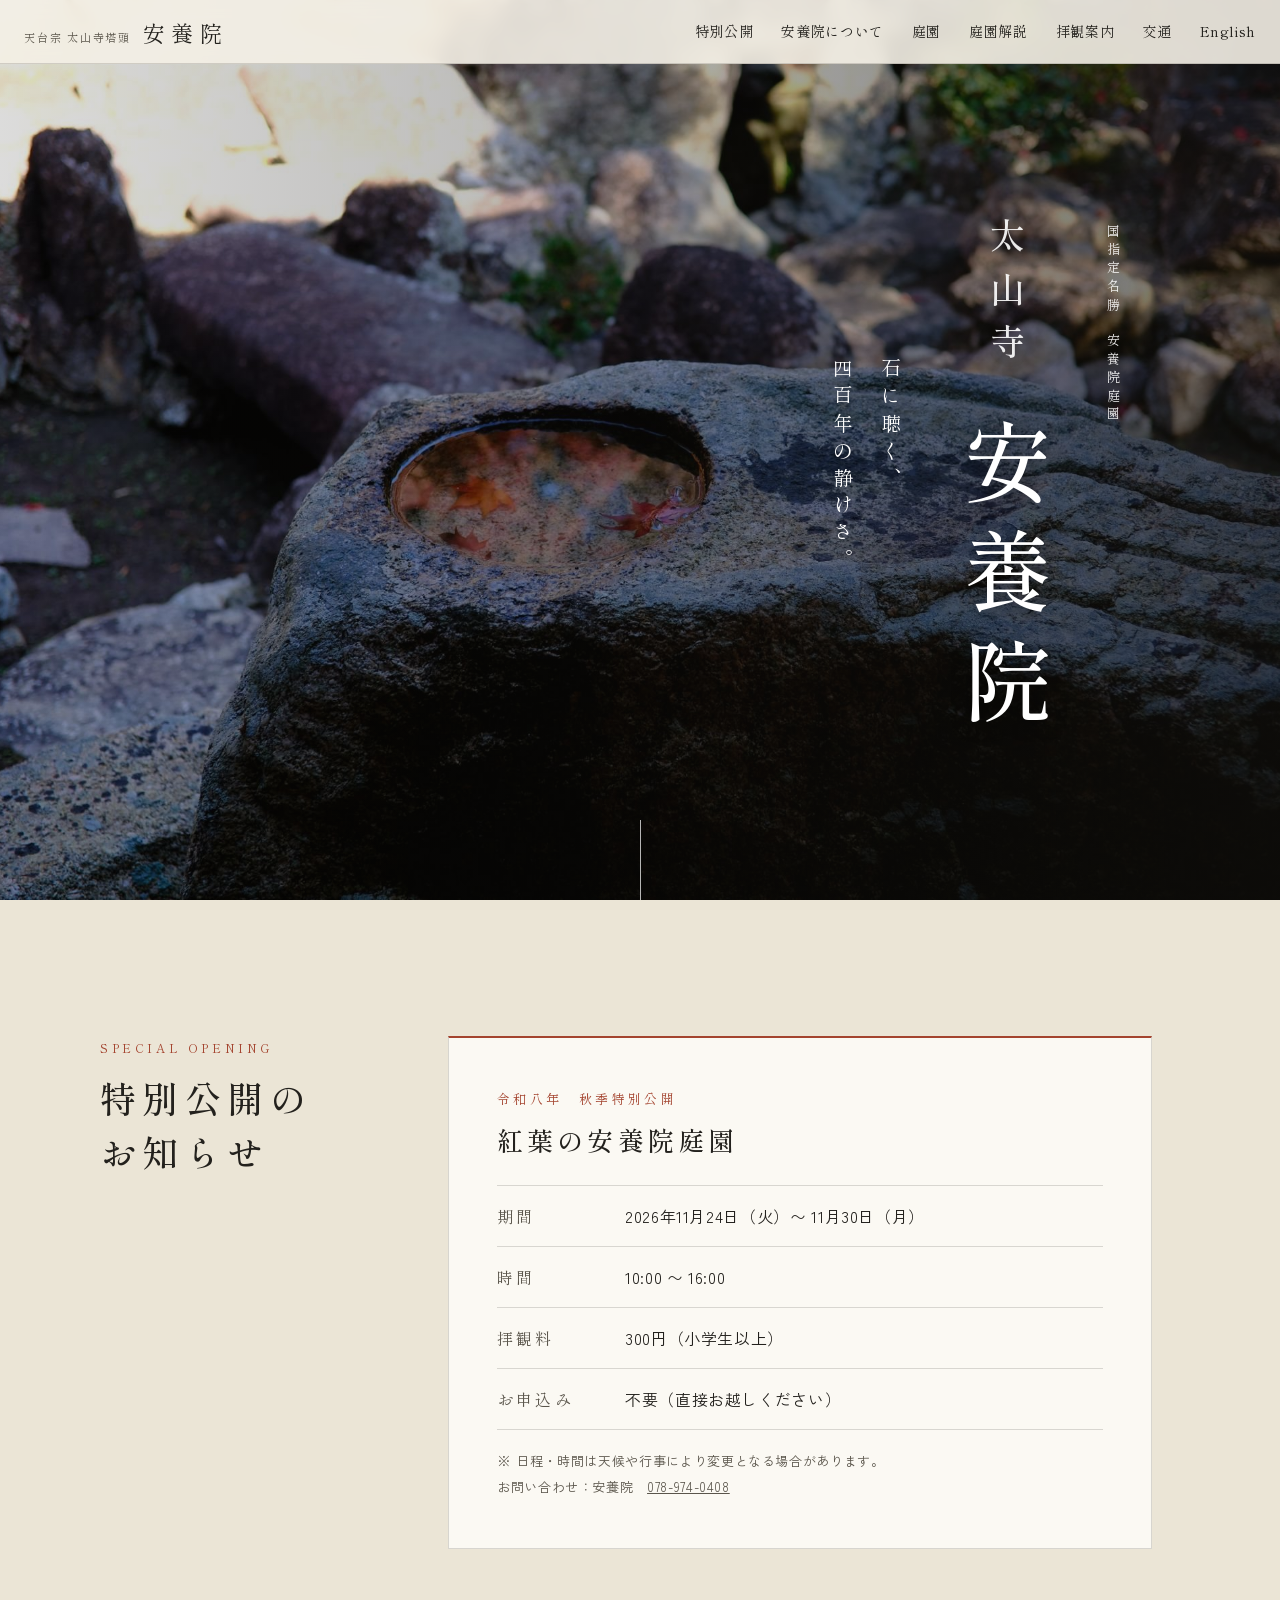
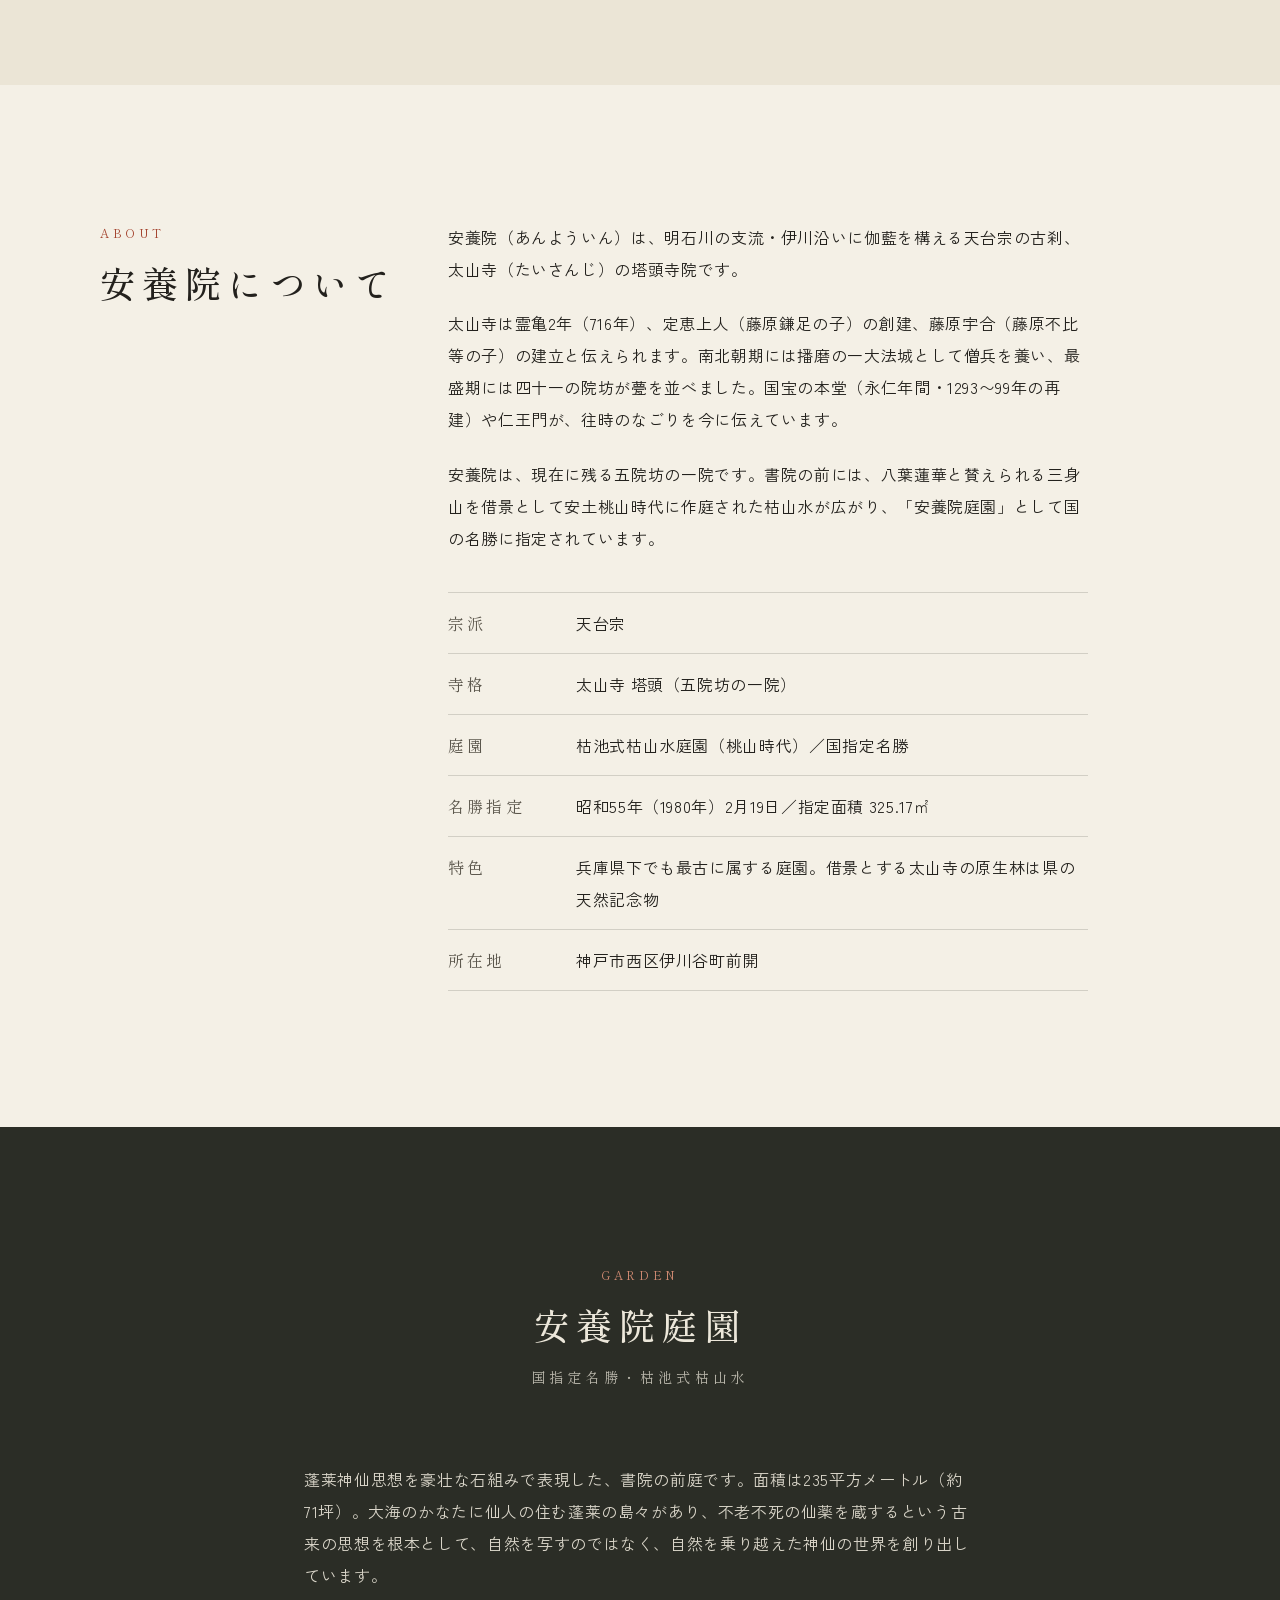
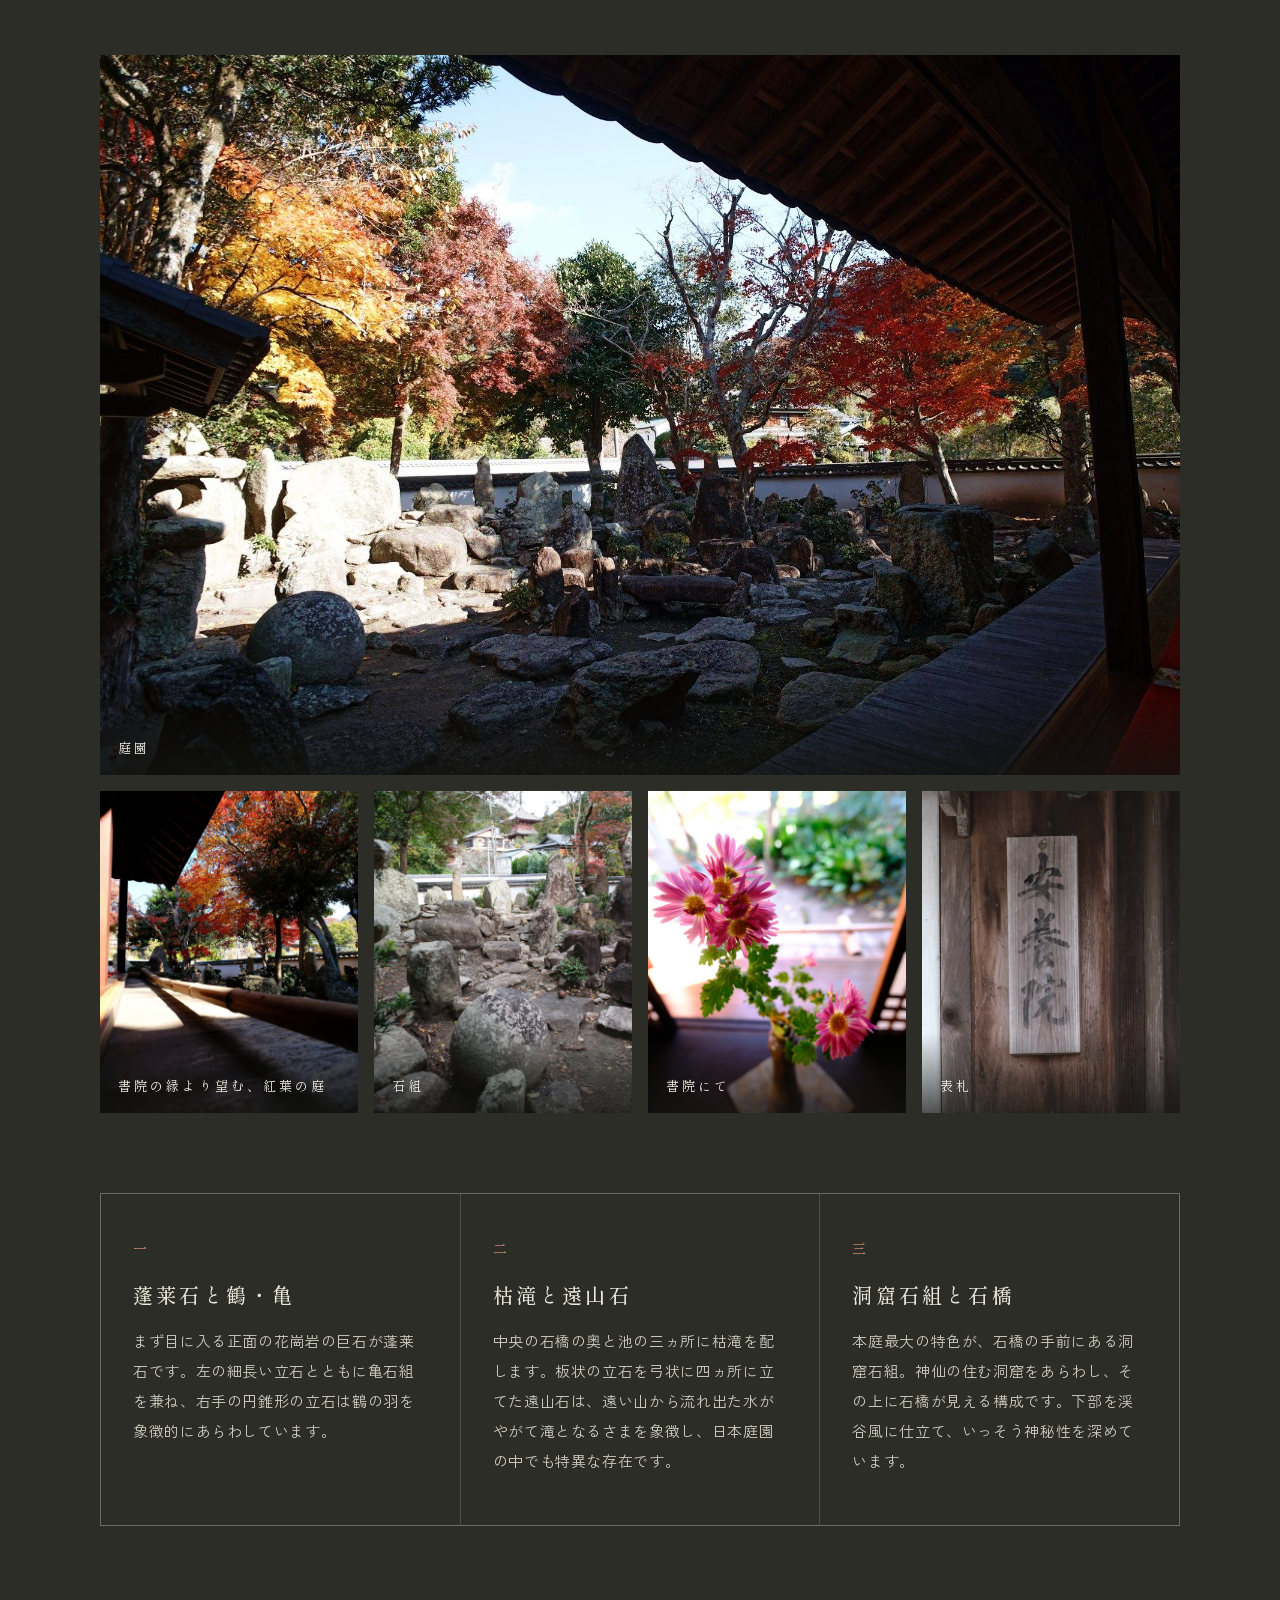
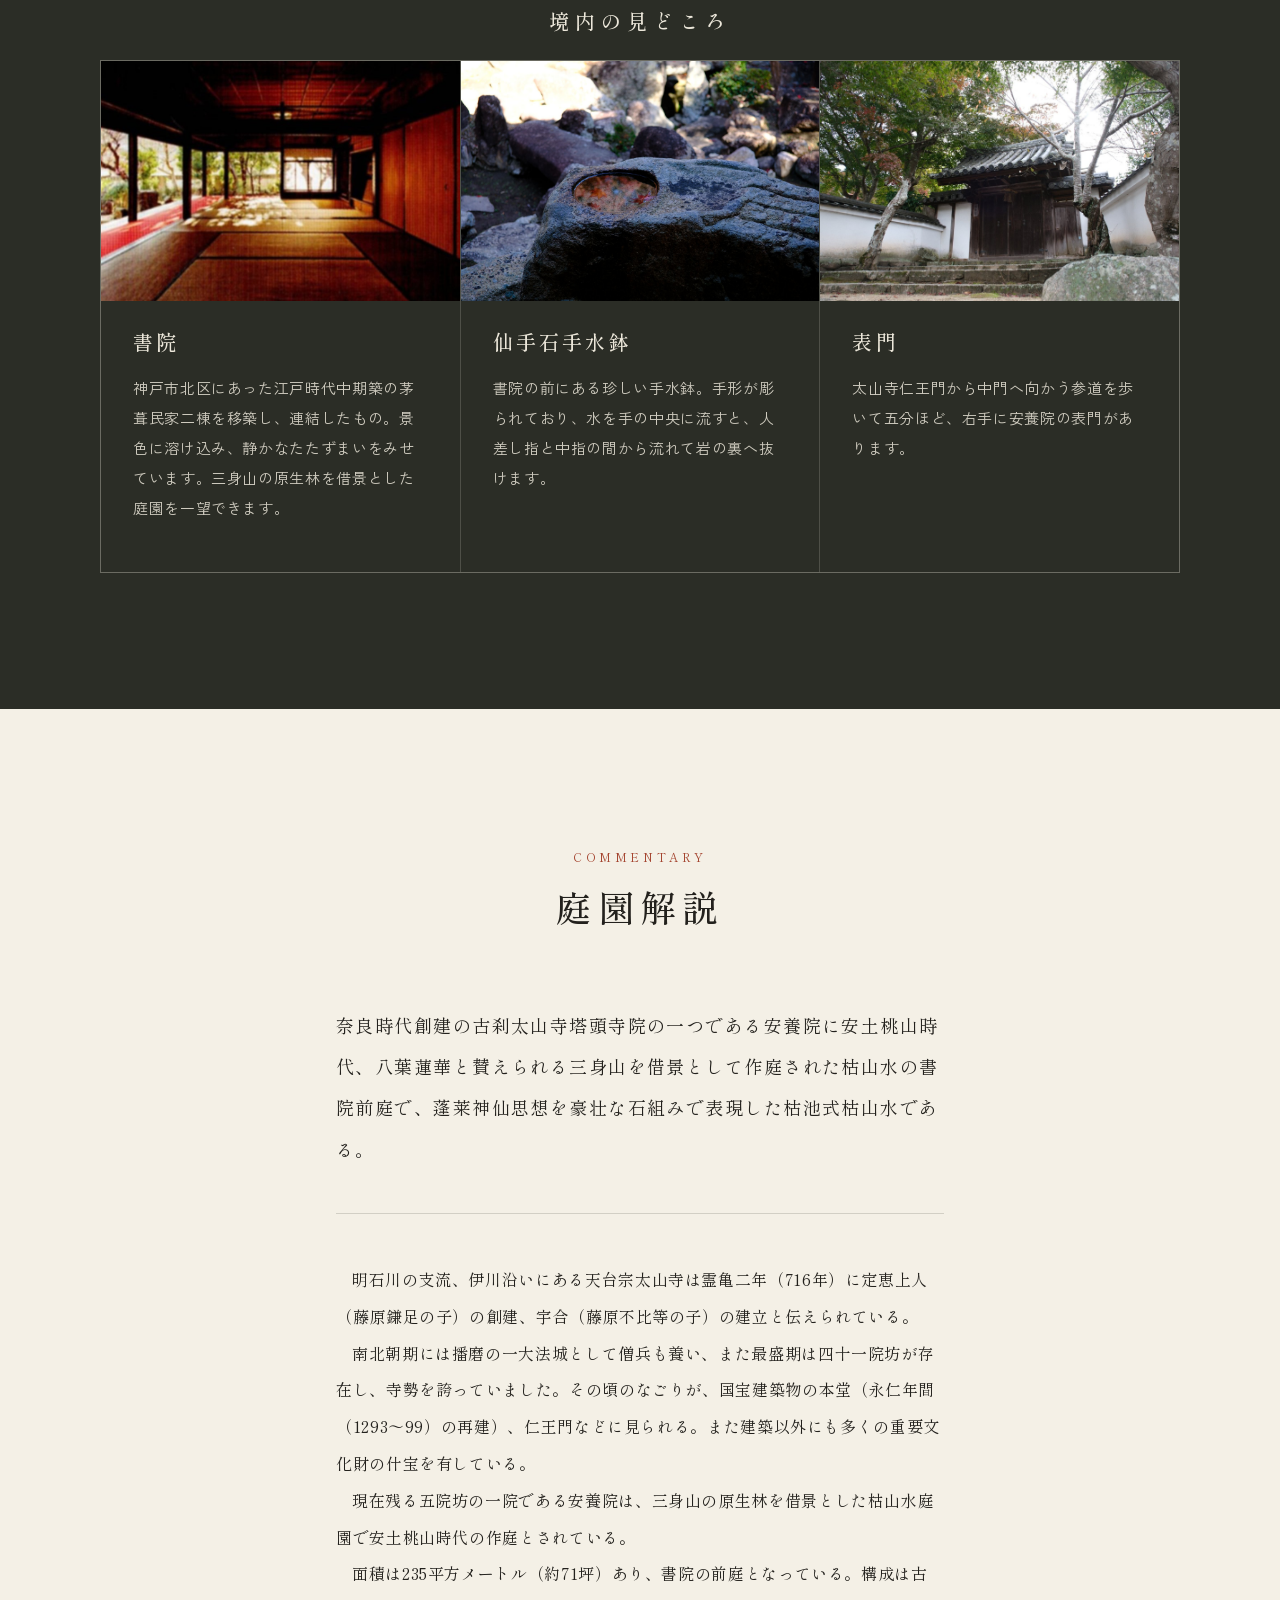
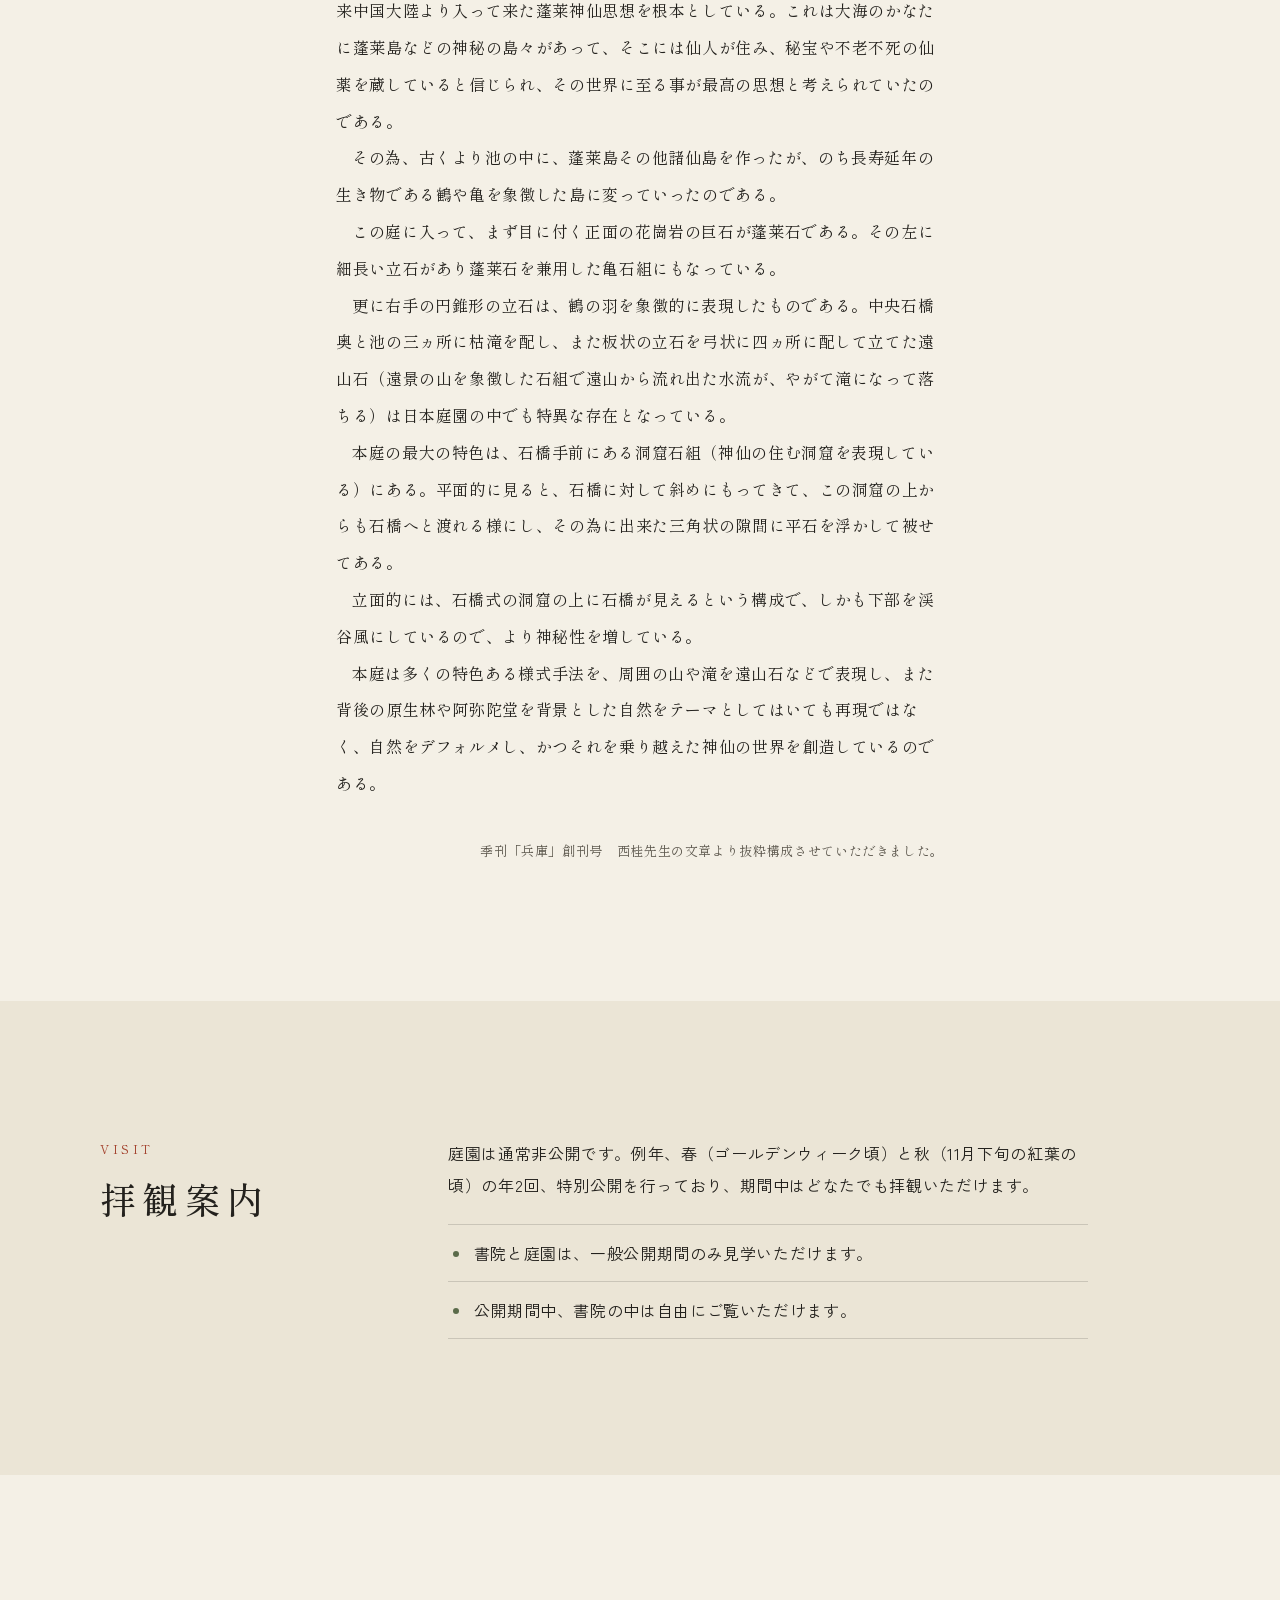
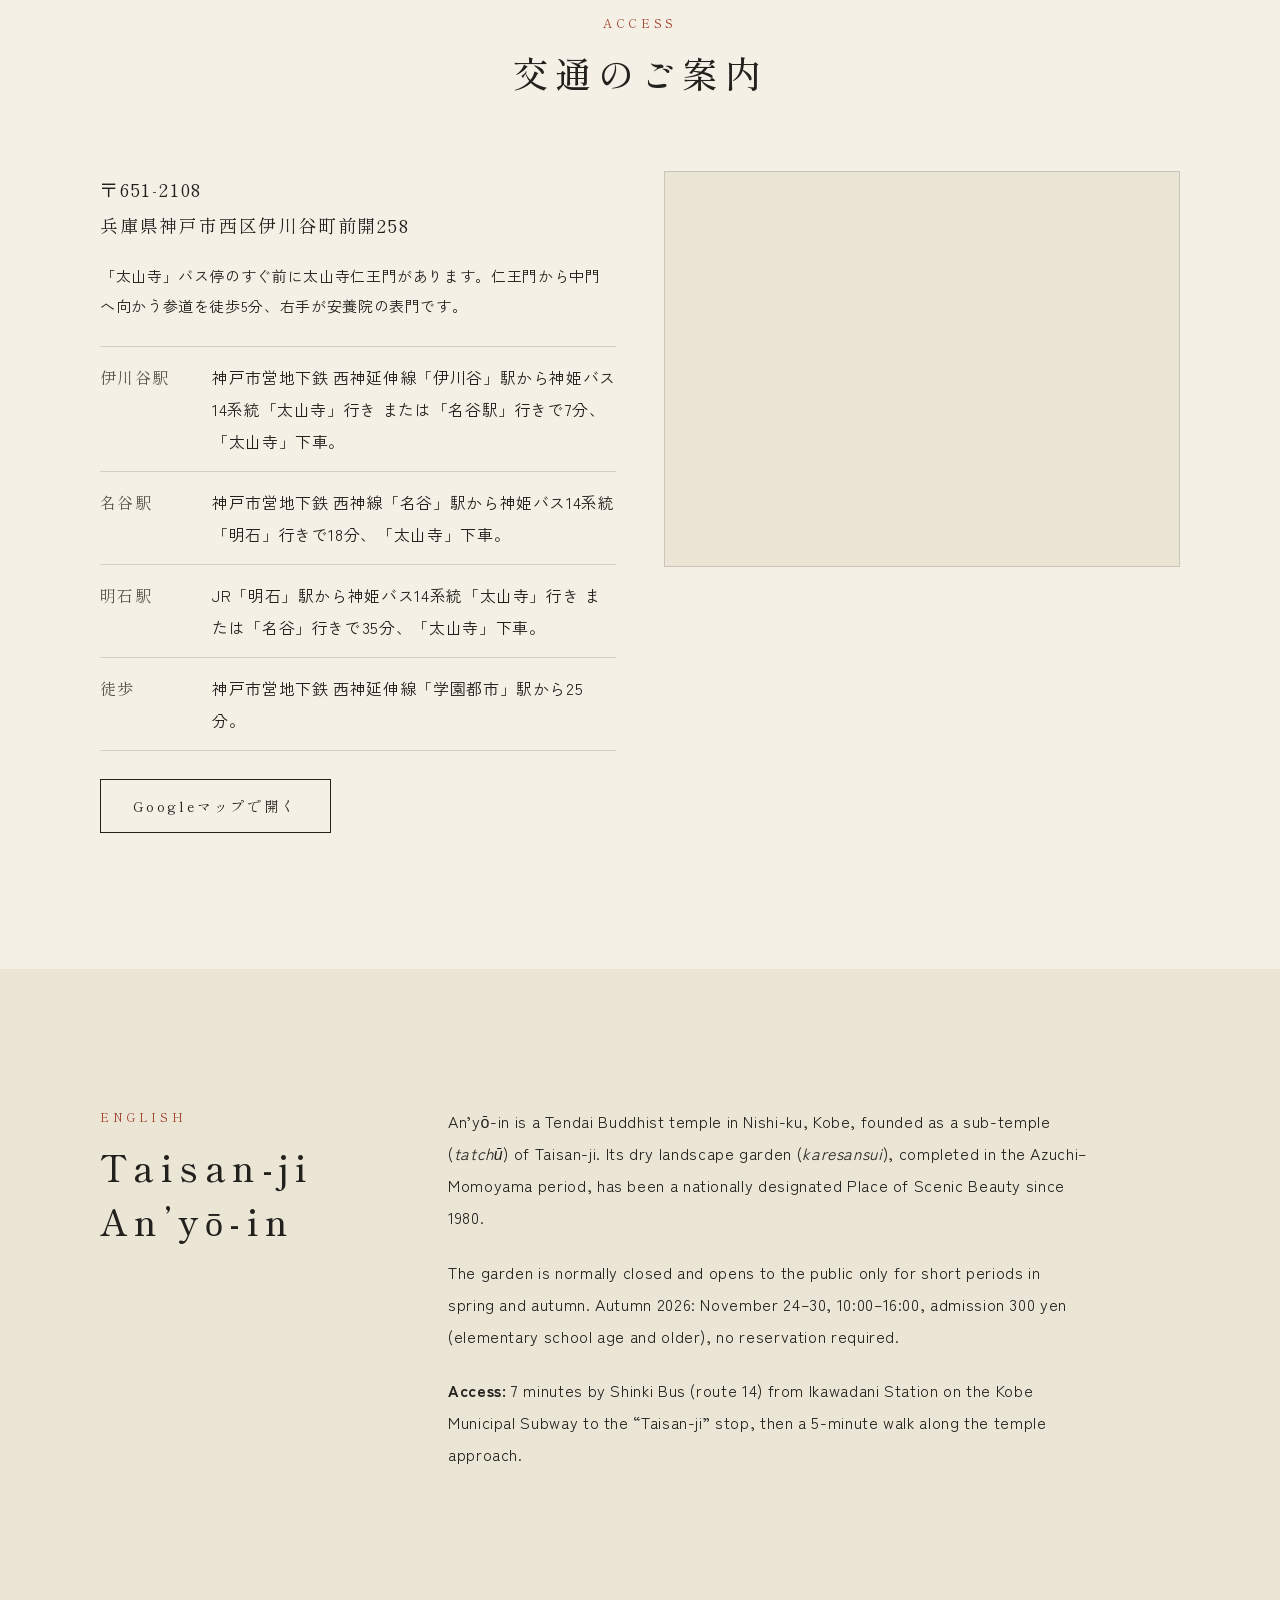
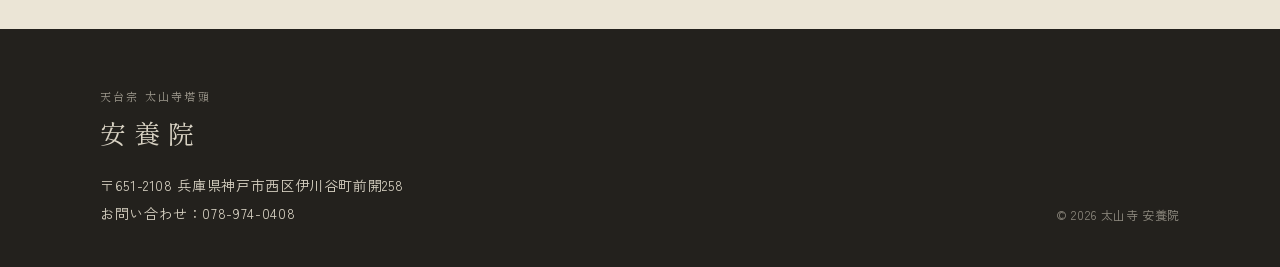
<file: index.html>
<!DOCTYPE html>
<html lang="ja">
<head>
<meta charset="UTF-8">
<meta name="viewport" content="width=device-width, initial-scale=1">
<title>太山寺 安養院｜国指定名勝 安養院庭園（神戸市西区）</title>
<meta name="description" content="神戸市西区・太山寺の塔頭、天台宗 安養院の公式サイト。安土桃山時代に作庭された枯池式枯山水「安養院庭園」（国指定名勝）の特別公開、拝観案内、交通アクセスをご案内します。">
<meta property="og:title" content="太山寺 安養院｜国指定名勝 安養院庭園">
<meta property="og:description" content="安土桃山時代の枯山水を今に伝える、太山寺の塔頭 安養院。">
<meta property="og:type" content="website">
<meta property="og:locale" content="ja_JP">
<meta name="google-site-verification" content="dQ8P5dGiWllASrV576ImoMhYrhgi44yEUgcYHaiVw3c">
<link rel="canonical" href="https://anyoin.1988232.info/">
<meta property="og:site_name" content="太山寺 安養院">
<link rel="icon" type="image/png" sizes="192x192" href="/favicon.png">
<link rel="apple-touch-icon" href="/apple-touch-icon.png">
<script type="application/ld+json">
{
  "@context": "https://schema.org",
  "@type": "WebSite",
  "name": "太山寺 安養院",
  "alternateName": [
    "安養院",
    "太山寺安養院",
    "安養院庭園"
  ],
  "url": "https://anyoin.1988232.info/"
}
</script>
<meta property="og:url" content="https://anyoin.1988232.info/">
<meta property="og:image" content="https://anyoin.1988232.info/images/hero.jpg">
<script type="application/ld+json">
{
  "@context": "https://schema.org",
  "@type": "BuddhistTemple",
  "name": "太山寺 安養院",
  "alternateName": ["安養院", "Taisan-ji An'yō-in"],
  "description": "神戸市西区・太山寺の塔頭、天台宗 安養院。安土桃山時代に作庭された枯池式枯山水「安養院庭園」は国指定名勝。",
  "url": "https://anyoin.1988232.info/",
  "image": "https://anyoin.1988232.info/images/hero.jpg",
  "telephone": "+81-78-974-0408",
  "address": {
    "@type": "PostalAddress",
    "postalCode": "651-2108",
    "addressRegion": "兵庫県",
    "addressLocality": "神戸市西区",
    "streetAddress": "伊川谷町前開258",
    "addressCountry": "JP"
  },
  "geo": { "@type": "GeoCoordinates", "latitude": 34.6958, "longitude": 135.0664 }
}
</script>
<link rel="preconnect" href="https://fonts.googleapis.com">
<link rel="preconnect" href="https://fonts.gstatic.com" crossorigin>
<link href="https://fonts.googleapis.com/css2?family=Shippori+Mincho:wght@400;500;600&family=Zen+Kaku+Gothic+New:wght@400;500&display=swap" rel="stylesheet">
<link rel="stylesheet" href="css/style.css?v=16">
</head>
<body>

<header class="site-header" id="top">
  <a class="brand" href="#top">
    <span class="brand-sub">天台宗 太山寺塔頭</span>
    <span class="brand-name">安養院</span>
  </a>
  <button class="nav-toggle" aria-label="メニューを開く" aria-expanded="false" aria-controls="nav">
    <span></span><span></span>
  </button>
  <nav class="nav" id="nav">
    <a href="#news">特別公開</a>
    <a href="#about">安養院について</a>
    <a href="#garden">庭園</a>
    <a href="#essay">庭園解説</a>
    <a href="#visit">拝観案内</a>
    <a href="#access">交通</a>
    <a href="#english" lang="en">English</a>
  </nav>
</header>

<main>

<!-- ============ ヒーロー ============ -->
<section class="hero">
  <img class="hero-art" src="images/hero.jpg" alt="紅葉を映す仙手石手水鉢と安養院庭園の石組" width="2000" height="1333" fetchpriority="high">

  <div class="hero-copy">
    <p class="hero-label">国指定名勝　安養院庭園</p>
    <h1 class="hero-title"><span>太山寺</span><span>安養院</span></h1>
    <p class="hero-lead">石に聴く、<br>四百年の静けさ。</p>
  </div>
  <a class="scroll-cue" href="#news" aria-label="本文へ"><span></span></a>
</section>

<!-- ============ 特別公開 ============ -->
<section class="section section-tint" id="news">
  <div class="wrap two-col">
    <header class="sec-head">
      <p class="sec-en" lang="en">Special Opening</p>
      <h2>特別公開の<br>お知らせ</h2>
    </header>
    <div>
      <article class="notice">
        <p class="notice-tag">令和八年　秋季特別公開</p>
        <h3>紅葉の安養院庭園</h3>
        <dl class="notice-list">
          <div><dt>期間</dt><dd>2026年11月24日（火）〜 11月30日（月）</dd></div>
          <div><dt>時間</dt><dd>10:00 〜 16:00</dd></div>
          <div><dt>拝観料</dt><dd>300円（小学生以上）</dd></div>
          <div><dt>お申込み</dt><dd>不要（直接お越しください）</dd></div>
        </dl>
        <p class="note">※ 日程・時間は天候や行事により変更となる場合があります。<br>お問い合わせ：安養院　<a href="tel:0789740408">078-974-0408</a></p>
      </article>
    </div>
  </div>
</section>

<!-- ============ 安養院について ============ -->
<section class="section" id="about">
  <div class="wrap two-col">
    <header class="sec-head">
      <p class="sec-en" lang="en">About</p>
      <h2>安養院について</h2>
    </header>
    <div class="prose">
      <p>安養院（あんよういん）は、明石川の支流・伊川沿いに伽藍を構える天台宗の古刹、太山寺（たいさんじ）の塔頭寺院です。</p>
      <p>太山寺は霊亀2年（716年）、定恵上人（藤原鎌足の子）の創建、藤原宇合（藤原不比等の子）の建立と伝えられます。南北朝期には播磨の一大法城として僧兵を養い、最盛期には四十一の院坊が甍を並べました。国宝の本堂（永仁年間・1293〜99年の再建）や仁王門が、往時のなごりを今に伝えています。</p>
      <p>安養院は、現在に残る五院坊の一院です。書院の前には、八葉蓮華と賛えられる三身山を借景として安土桃山時代に作庭された枯山水が広がり、「安養院庭園」として国の名勝に指定されています。</p>
      <dl class="facts">
        <div><dt>宗派</dt><dd>天台宗</dd></div>
        <div><dt>寺格</dt><dd>太山寺 塔頭（五院坊の一院）</dd></div>
        <div><dt>庭園</dt><dd>枯池式枯山水庭園（桃山時代）／国指定名勝</dd></div>
        <div><dt>名勝指定</dt><dd>昭和55年（1980年）2月19日／指定面積 325.17㎡</dd></div>
        <div><dt>特色</dt><dd>兵庫県下でも最古に属する庭園。借景とする太山寺の原生林は県の天然記念物</dd></div>
        <div><dt>所在地</dt><dd>神戸市西区伊川谷町前開</dd></div>
      </dl>
    </div>
  </div>
</section>

<!-- ============ 庭園 ============ -->
<section class="section section-dark" id="garden">
  <div class="wrap">
    <header class="sec-head center">
      <p class="sec-en" lang="en">Garden</p>
      <h2>安養院庭園</h2>
      <p class="sec-sub">国指定名勝・枯池式枯山水</p>
    </header>

    <p class="garden-lead">蓬莱神仙思想を豪壮な石組みで表現した、書院の前庭です。面積は235平方メートル（約71坪）。大海のかなたに仙人の住む蓬莱の島々があり、不老不死の仙薬を蔵するという古来の思想を根本として、自然を写すのではなく、自然を乗り越えた神仙の世界を創り出しています。</p>

    <div class="photos">
      <figure class="photo photo-wide"><img src="images/garden-view.jpg?v=4" alt="書院から望む安養院庭園の全景。石組の向こうに紅葉と土塀が広がる" width="1800" height="1200" loading="lazy"><figcaption>庭園</figcaption></figure>
      <figure class="photo photo-main"><img src="images/garden-autumn.jpg" alt="書院の縁側から眺める、紅葉に彩られた安養院庭園" width="1067" height="1600" loading="lazy"><figcaption>書院の縁より望む、紅葉の庭</figcaption></figure>
      <figure class="photo"><img src="images/ishigumi.jpg" alt="丸い石と立石が並ぶ石組。土塀の向こうに太山寺の三重塔が見える" width="1067" height="1600" loading="lazy"><figcaption>石組</figcaption></figure>
      <figure class="photo photo-top"><img src="images/shoin-flower.jpg" alt="書院の窓辺に生けられた花" width="1067" height="1600" loading="lazy"><figcaption>書院にて</figcaption></figure>
      <figure class="photo"><img src="images/hyosatsu.jpg" alt="表門に掛かる「安養院」と墨書きされた木の表札" width="1600" height="1067" loading="lazy"><figcaption>表札</figcaption></figure>
    </div>

    <div class="garden-grid">
      <article class="garden-item">
        <span class="num">一</span>
        <h3>蓬莱石と鶴・亀</h3>
        <p>まず目に入る正面の花崗岩の巨石が蓬莱石です。左の細長い立石とともに亀石組を兼ね、右手の円錐形の立石は鶴の羽を象徴的にあらわしています。</p>
      </article>
      <article class="garden-item">
        <span class="num">二</span>
        <h3>枯滝と遠山石</h3>
        <p>中央の石橋の奥と池の三ヵ所に枯滝を配します。板状の立石を弓状に四ヵ所に立てた遠山石は、遠い山から流れ出た水がやがて滝となるさまを象徴し、日本庭園の中でも特異な存在です。</p>
      </article>
      <article class="garden-item">
        <span class="num">三</span>
        <h3>洞窟石組と石橋</h3>
        <p>本庭最大の特色が、石橋の手前にある洞窟石組。神仙の住む洞窟をあらわし、その上に石橋が見える構成です。下部を渓谷風に仕立て、いっそう神秘性を深めています。</p>
      </article>
    </div>

    <h3 class="sub-head">境内の見どころ</h3>
    <div class="garden-grid">
      <article class="garden-item">
        <img class="item-photo" src="images/shoin-inside.jpg" alt="畳敷きの書院の内部。縁側の先に庭園が見える" loading="lazy">
        <h3>書院</h3>
        <p>神戸市北区にあった江戸時代中期築の茅葺民家二棟を移築し、連結したもの。景色に溶け込み、静かなたたずまいをみせています。三身山の原生林を借景とした庭園を一望できます。</p>
      </article>
      <article class="garden-item">
        <img class="item-photo" src="images/hero.jpg" alt="手形が彫られた仙手石手水鉢" loading="lazy">
        <h3>仙手石手水鉢</h3>
        <p>書院の前にある珍しい手水鉢。手形が彫られており、水を手の中央に流すと、人差し指と中指の間から流れて岩の裏へ抜けます。</p>
      </article>
      <article class="garden-item">
        <img class="item-photo" src="images/omotemon.jpg?v=3" alt="石段の上に建つ安養院の表門" loading="lazy">
        <h3>表門</h3>
        <p>太山寺仁王門から中門へ向かう参道を歩いて五分ほど、右手に安養院の表門があります。</p>
      </article>
    </div>

  </div>
</section>

<!-- ============ 解説（パンフレット全文） ============ -->
<section class="section" id="essay">
  <div class="wrap">
    <header class="sec-head center">
      <p class="sec-en" lang="en">Commentary</p>
      <h2>庭園解説</h2>
    </header>
    <div class="essay">
      <p class="essay-lead">奈良時代創建の古刹太山寺塔頭寺院の一つである安養院に安土桃山時代、八葉蓮華と賛えられる三身山を借景として作庭された枯山水の書院前庭で、蓬莱神仙思想を豪壮な石組みで表現した枯池式枯山水である。</p>
      <p>明石川の支流、伊川沿いにある天台宗太山寺は霊亀二年（716年）に定恵上人（藤原鎌足の子）の創建、宇合（藤原不比等の子）の建立と伝えられている。</p>
      <p>南北朝期には播磨の一大法城として僧兵も養い、また最盛期は四十一院坊が存在し、寺勢を誇っていました。その頃のなごりが、国宝建築物の本堂（永仁年間（1293〜99）の再建）、仁王門などに見られる。また建築以外にも多くの重要文化財の什宝を有している。</p>
      <p>現在残る五院坊の一院である安養院は、三身山の原生林を借景とした枯山水庭園で安土桃山時代の作庭とされている。</p>
      <p>面積は235平方メートル（約71坪）あり、書院の前庭となっている。構成は古来中国大陸より入って来た蓬莱神仙思想を根本としている。これは大海のかなたに蓬莱島などの神秘の島々があって、そこには仙人が住み、秘宝や不老不死の仙薬を蔵していると信じられ、その世界に至る事が最高の思想と考えられていたのである。</p>
      <p>その為、古くより池の中に、蓬莱島その他諸仙島を作ったが、のち長寿延年の生き物である鶴や亀を象徴した島に変っていったのである。</p>
      <p>この庭に入って、まず目に付く正面の花崗岩の巨石が蓬莱石である。その左に細長い立石があり蓬莱石を兼用した亀石組にもなっている。</p>
      <p>更に右手の円錐形の立石は、鶴の羽を象徴的に表現したものである。中央石橋奥と池の三ヵ所に枯滝を配し、また板状の立石を弓状に四ヵ所に配して立てた遠山石（遠景の山を象徴した石組で遠山から流れ出た水流が、やがて滝になって落ちる）は日本庭園の中でも特異な存在となっている。</p>
      <p>本庭の最大の特色は、石橋手前にある洞窟石組（神仙の住む洞窟を表現している）にある。平面的に見ると、石橋に対して斜めにもってきて、この洞窟の上からも石橋へと渡れる様にし、その為に出来た三角状の隙間に平石を浮かして被せてある。</p>
      <p>立面的には、石橋式の洞窟の上に石橋が見えるという構成で、しかも下部を渓谷風にしているので、より神秘性を増している。</p>
      <p>本庭は多くの特色ある様式手法を、周囲の山や滝を遠山石などで表現し、また背後の原生林や阿弥陀堂を背景とした自然をテーマとしてはいても再現ではなく、自然をデフォルメし、かつそれを乗り越えた神仙の世界を創造しているのである。</p>
      <p class="essay-credit">季刊「兵庫」創刊号　西桂先生の文章より抜粋構成させていただきました。</p>
    </div>
  </div>
</section>

<!-- ============ 拝観案内 ============ -->
<section class="section section-tint" id="visit">
  <div class="wrap two-col">
    <header class="sec-head">
      <p class="sec-en" lang="en">Visit</p>
      <h2>拝観案内</h2>
    </header>
    <div class="prose">
      <p>庭園は通常非公開です。例年、春（ゴールデンウィーク頃）と秋（11月下旬の紅葉の頃）の年2回、特別公開を行っており、期間中はどなたでも拝観いただけます。</p>
      <ul class="manners">
        <li>書院と庭園は、一般公開期間のみ見学いただけます。</li>
        <li>公開期間中、書院の中は自由にご覧いただけます。</li>
      </ul>
    </div>
  </div>
</section>

<!-- ============ 交通 ============ -->
<section class="section" id="access">
  <div class="wrap">
    <header class="sec-head center">
      <p class="sec-en" lang="en">Access</p>
      <h2>交通のご案内</h2>
    </header>
    <div class="access-grid">
      <div class="access-info">
        <p class="address">〒651-2108<br>兵庫県神戸市西区伊川谷町前開258</p>
        <p class="walk">「太山寺」バス停のすぐ前に太山寺仁王門があります。仁王門から中門へ向かう参道を徒歩5分、右手が安養院の表門です。</p>
        <dl class="routes">
          <div>
            <dt>伊川谷駅</dt>
            <dd>神戸市営地下鉄 西神延伸線「伊川谷」駅から神姫バス14系統「太山寺」行き または「名谷駅」行きで7分、「太山寺」下車。</dd>
          </div>
          <div>
            <dt>名谷駅</dt>
            <dd>神戸市営地下鉄 西神線「名谷」駅から神姫バス14系統「明石」行きで18分、「太山寺」下車。</dd>
          </div>
          <div>
            <dt>明石駅</dt>
            <dd>JR「明石」駅から神姫バス14系統「太山寺」行き または「名谷」行きで35分、「太山寺」下車。</dd>
          </div>
          <div>
            <dt>徒歩</dt>
            <dd>神戸市営地下鉄 西神延伸線「学園都市」駅から25分。</dd>
          </div>
        </dl>
        <a class="btn" href="https://www.google.com/maps/search/?api=1&query=%E5%A4%AA%E5%B1%B1%E5%AF%BA+%E5%AE%89%E9%A4%8A%E9%99%A2+%E7%A5%9E%E6%88%B8%E5%B8%82%E8%A5%BF%E5%8C%BA" target="_blank" rel="noopener">Googleマップで開く</a>
      </div>
      <div class="map">
        <iframe title="安養院の地図" loading="lazy" referrerpolicy="no-referrer-when-downgrade"
          src="https://www.google.com/maps?q=34.6958,135.0664&z=16&output=embed"></iframe>
      </div>
    </div>
  </div>
</section>

<!-- ============ English ============ -->
<section class="section section-tint" id="english" lang="en">
  <div class="wrap two-col">
    <header class="sec-head">
      <p class="sec-en">English</p>
      <h2>Taisan-ji An&rsquo;y&#333;-in</h2>
    </header>
    <div class="prose">
      <p>An&rsquo;y&#333;-in is a Tendai Buddhist temple in Nishi-ku, Kobe, founded as a sub-temple (<i>tatch&#363;</i>) of Taisan-ji. Its dry landscape garden (<i>karesansui</i>), completed in the Azuchi&ndash;Momoyama period, has been a nationally designated Place of Scenic Beauty since 1980.</p>
      <p>The garden is normally closed and opens to the public only for short periods in spring and autumn. Autumn 2026: November 24&ndash;30, 10:00&ndash;16:00, admission 300 yen (elementary school age and older), no reservation required.</p>
      <p><b>Access:</b> 7 minutes by Shinki Bus (route 14) from Ikawadani Station on the Kobe Municipal Subway to the &ldquo;Taisan-ji&rdquo; stop, then a 5-minute walk along the temple approach.</p>
    </div>
  </div>
</section>

</main>

<footer class="site-footer">
  <div class="wrap footer-inner">
    <div>
      <p class="footer-name"><small>天台宗 太山寺塔頭</small>安養院</p>
      <p>〒651-2108 兵庫県神戸市西区伊川谷町前開258</p>
      <p>お問い合わせ：<a href="tel:0789740408">078-974-0408</a></p>
    </div>
    <p class="copy">&copy; <span id="year">2026</span> 太山寺 安養院</p>
  </div>
</footer>

<script>
(function () {
  var t = document.querySelector('.nav-toggle'), n = document.getElementById('nav');
  t.addEventListener('click', function () {
    var open = n.classList.toggle('open');
    t.setAttribute('aria-expanded', open);
  });
  n.addEventListener('click', function (e) {
    if (e.target.tagName === 'A') { n.classList.remove('open'); t.setAttribute('aria-expanded', false); }
  });
  document.getElementById('year').textContent = new Date().getFullYear();
  var els = document.querySelectorAll('.sec-head, .prose, .essay, .garden-item, .notice, .access-grid, .gallery');
  if ('IntersectionObserver' in window) {
    document.documentElement.classList.add('js-reveal');
    var io = new IntersectionObserver(function (es) {
      es.forEach(function (e) { if (e.isIntersecting) { e.target.classList.add('in'); io.unobserve(e.target); } });
    }, { threshold: 0.12 });
    els.forEach(function (el) { el.classList.add('reveal'); io.observe(el); });
  }
})();
</script>
</body>
</html>
</file>
<file: css/style.css>
/* 太山寺 安養院 */
:root {
  --paper: #f4f0e6;
  --paper-2: #ebe5d6;
  --ink: #23211d;
  --ink-soft: #5a554b;
  --moss: #5b6b4a;
  --shu: #a4442f;
  --line: rgba(35, 33, 29, .16);
  --mincho: "Shippori Mincho", "Hiragino Mincho ProN", "Yu Mincho", "YuMincho", "Noto Serif JP", serif;
  --gothic: "Zen Kaku Gothic New", "Hiragino Kaku Gothic ProN", "Yu Gothic", "Noto Sans JP", sans-serif;
}

*, *::before, *::after { box-sizing: border-box; }
html { scroll-behavior: smooth; scroll-padding-top: 72px; }
body {
  margin: 0;
  background: var(--paper);
  color: var(--ink);
  font-family: var(--gothic);
  font-size: 16px;
  line-height: 2;
  letter-spacing: .04em;
  -webkit-font-smoothing: antialiased;
}
h1, h2, h3 { font-family: var(--mincho); font-weight: 500; margin: 0; line-height: 1.5; }
p { margin: 0 0 1.4em; }
a { color: inherit; }
img { max-width: 100%; height: auto; }
.wrap { width: min(1080px, 100% - 48px); margin-inline: auto; }

/* ---------- ヘッダー ---------- */
.site-header {
  position: fixed; inset: 0 0 auto 0; z-index: 10;
  display: flex; align-items: center; justify-content: space-between;
  height: 64px; padding: 0 24px;
  background: rgba(244, 240, 230, .9);
  backdrop-filter: blur(8px);
  border-bottom: 1px solid var(--line);
}
.brand { display: flex; align-items: baseline; gap: 12px; text-decoration: none; font-family: var(--mincho); }
.brand-sub { font-size: 11px; color: var(--ink-soft); letter-spacing: .16em; }
.brand-name { font-size: 22px; letter-spacing: .3em; }
.nav { display: flex; gap: 28px; font-family: var(--mincho); font-size: 14px; }
.nav a { text-decoration: none; padding: 6px 0; border-bottom: 1px solid transparent; transition: border-color .3s; }
.nav a:hover { border-color: var(--shu); }
.nav-toggle { display: none; width: 44px; height: 44px; background: none; border: 0; cursor: pointer; position: relative; }
.nav-toggle span { position: absolute; left: 10px; right: 10px; height: 1px; background: var(--ink); transition: transform .3s, top .3s; }
.nav-toggle span:first-child { top: 18px; }
.nav-toggle span:last-child { top: 26px; }
.nav-toggle[aria-expanded="true"] span:first-child { top: 22px; transform: rotate(30deg); }
.nav-toggle[aria-expanded="true"] span:last-child { top: 22px; transform: rotate(-30deg); }

/* ---------- ヒーロー ---------- */
.hero { position: relative; height: 100svh; min-height: 640px; overflow: hidden; background: #2b2d26; color: #fff; }
.hero-art { position: absolute; inset: 0; width: 100%; height: 100%; object-fit: cover; object-position: 50% 55%; }
.hero::after {
  content: ""; position: absolute; inset: 0;
  background: linear-gradient(90deg, rgba(20,18,14,.15) 0%, rgba(20,18,14,.3) 45%, rgba(20,18,14,.62) 100%);
}
.hero-copy {
  position: absolute; z-index: 1; top: calc(50% + 32px); right: 12%; transform: translateY(-50%);
  display: flex; flex-direction: row-reverse; align-items: flex-start; gap: 40px;
  font-family: var(--mincho); text-shadow: 0 1px 18px rgba(0,0,0,.55);
}
.hero-copy > * { writing-mode: vertical-rl; margin: 0; }
.hero-label { font-size: 13px; letter-spacing: .4em; padding-top: 6px; opacity: .9; }
.hero-title { font-size: clamp(48px, 7vw, 88px); letter-spacing: .24em; line-height: 1.2; }
.hero-title span { display: inline-block; }
.hero-title span:first-child { font-size: .4em; letter-spacing: .5em; opacity: .9; margin-bottom: 1.2em; }
.hero-lead { padding-top: 7em; font-size: clamp(16px, 1.8vw, 20px); letter-spacing: .36em; line-height: 2.4; }
.scroll-cue { position: absolute; z-index: 1; left: 50%; bottom: 0; width: 44px; height: 80px; transform: translateX(-50%); }
.scroll-cue span { position: absolute; left: 50%; top: 0; width: 1px; height: 100%; background: #fff; opacity: .7; transform-origin: top; animation: cue 2.4s ease-in-out infinite; }
@keyframes cue { 0% { transform: scaleY(0); } 50% { transform: scaleY(1); } 100% { transform: scaleY(1); opacity: 0; } }

/* ---------- セクション共通 ---------- */
.section { padding: clamp(72px, 11vw, 136px) 0; }
.section-tint { background: var(--paper-2); }
.section-dark { background: #2b2d26; color: #ece7da; }
.two-col { display: grid; grid-template-columns: 300px 1fr; gap: 48px; }
.sec-head h2 { font-size: clamp(26px, 3.2vw, 36px); letter-spacing: .18em; }
.sec-en { margin: 0 0 10px; font-family: var(--mincho); font-size: 12px; letter-spacing: .3em; text-transform: uppercase; color: var(--shu); }
.section-dark .sec-en { color: #d08a72; }
.sec-sub { margin: 12px 0 0; font-family: var(--mincho); font-size: 14px; letter-spacing: .3em; opacity: .75; }
.sec-head.center { text-align: center; margin-bottom: clamp(40px, 6vw, 72px); }
.prose { max-width: 40em; }

.facts, .notice-list, .routes { margin: 2.4em 0 0; }
.facts > div, .notice-list > div, .routes > div {
  display: grid; grid-template-columns: 7em 1fr; gap: 16px;
  padding: 14px 0; border-top: 1px solid var(--line);
}
.facts > div:last-child, .notice-list > div:last-child, .routes > div:last-child { border-bottom: 1px solid var(--line); }
dt { font-family: var(--mincho); color: var(--ink-soft); letter-spacing: .2em; }
dd { margin: 0; }

/* ---------- 庭園 ---------- */
.garden-grid { display: grid; grid-template-columns: repeat(3, 1fr); gap: 1px; background: rgba(236, 231, 218, .18); border: 1px solid rgba(236, 231, 218, .18); }
.garden-item { background: #2b2d26; padding: 40px 32px 28px; }
.garden-item .num { display: block; font-family: var(--mincho); font-size: 14px; color: #d08a72; margin-bottom: 18px; }
.item-photo { display: block; width: calc(100% + 64px); max-width: none; height: auto; aspect-ratio: 3 / 2; object-fit: cover; margin: -40px -32px 26px; }
.garden-item h3 { font-size: 20px; letter-spacing: .16em; margin-bottom: 16px; }
.garden-item p { font-size: 15px; opacity: .85; }

.garden-lead { max-width: 42em; margin: 0 auto clamp(40px, 6vw, 64px); opacity: .9; }
.sub-head { margin: clamp(48px, 7vw, 80px) 0 24px; text-align: center; font-size: 20px; letter-spacing: .3em; }
.credit { margin: 28px 0 0; font-size: 12px; opacity: .6; text-align: right; }
.photos { display: grid; grid-template-columns: repeat(4, 1fr); gap: 16px; margin-bottom: clamp(48px, 7vw, 80px); }
.photo { margin: 0; position: relative; overflow: hidden; aspect-ratio: 4 / 5; background: #33362d; }
.photo img { position: absolute; inset: 0; width: 100%; height: 100%; max-width: none; object-fit: cover; object-position: 50% 50%; }
.photo-top img { object-position: 50% 30%; }
.photo-wide { grid-column: 1 / -1; aspect-ratio: 3 / 2; }
.photo figcaption {
  position: absolute; left: 0; right: 0; bottom: 0; padding: 40px 18px 14px;
  background: linear-gradient(transparent, rgba(20, 20, 16, .72));
  font-family: var(--mincho); font-size: 13px; letter-spacing: .24em; color: #f4f0e6;
}

/* ---------- 庭園解説 ---------- */
.essay { max-width: 38em; margin-inline: auto; font-family: var(--mincho); font-size: 16px; line-height: 2.3; }
.essay p { margin: 0; text-indent: 1em; }
.essay .essay-lead { text-indent: 0; margin-bottom: 2.6em; padding: 0 0 2.4em; border-bottom: 1px solid var(--line); font-size: 18px; letter-spacing: .08em; }
.essay .essay-credit { text-indent: 0; margin-top: 2.6em; text-align: right; font-size: 13px; color: var(--ink-soft); }

/* ---------- お知らせ ---------- */
.notice { background: #fbf9f3; border: 1px solid var(--line); border-top: 2px solid var(--shu); padding: clamp(28px, 4vw, 48px); max-width: 44em; }
.notice-tag { margin: 0 0 8px; font-family: var(--mincho); font-size: 13px; letter-spacing: .26em; color: var(--shu); }
.notice h3 { font-size: 26px; letter-spacing: .16em; }
.notice-list { margin-top: 1.6em; }
.note { margin: 1.4em 0 0; font-size: 13px; color: var(--ink-soft); }

/* ---------- 拝観 ---------- */
.manners { margin: 0; padding: 0; list-style: none; }
.manners li { position: relative; padding: 12px 0 12px 1.6em; border-top: 1px solid var(--line); }
.manners li:last-child { border-bottom: 1px solid var(--line); }
.manners li::before { content: ""; position: absolute; left: .3em; top: 1.65em; width: 6px; height: 6px; border-radius: 50%; background: var(--moss); }

/* ---------- 交通 ---------- */
.access-grid { display: grid; grid-template-columns: 1fr 1fr; gap: 48px; align-items: start; }
.address { font-family: var(--mincho); font-size: 18px; letter-spacing: .1em; margin: 0; }
.routes { margin-top: 1.6em; }
.routes > div { grid-template-columns: 6em 1fr; }
.routes dt { letter-spacing: .08em; }
.walk { margin: 1.2em 0 0; font-size: 15px; }
.btn {
  display: inline-block; margin-top: 28px; padding: 12px 32px;
  border: 1px solid var(--ink); text-decoration: none;
  font-family: var(--mincho); font-size: 14px; letter-spacing: .2em;
  transition: background .3s, color .3s;
}
.btn:hover { background: var(--ink); color: var(--paper); }
.map { aspect-ratio: 4 / 3; background: var(--paper-2); border: 1px solid var(--line); }
.map iframe { width: 100%; height: 100%; border: 0; filter: grayscale(.5) sepia(.12); }

/* ---------- フッター ---------- */
.site-footer { background: var(--ink); color: #d9d3c4; padding: 56px 0 40px; font-size: 14px; }
.footer-inner { display: flex; justify-content: space-between; align-items: flex-end; gap: 24px; flex-wrap: wrap; }
.footer-inner p { margin: 0; }
.footer-name { font-family: var(--mincho); font-size: 26px; letter-spacing: .3em; margin-bottom: 12px !important; }
.footer-name small { display: block; font-size: 11px; letter-spacing: .2em; opacity: .7; }
.site-footer a { text-decoration: none; }
.copy { font-size: 12px; opacity: .6; }

/* ---------- 出現アニメーション ---------- */
.js-reveal .reveal { opacity: 0; transform: translateY(16px); transition: opacity 1s ease, transform 1s ease; }
.js-reveal .reveal.in { opacity: 1; transform: none; }
@media (prefers-reduced-motion: reduce) {
  html { scroll-behavior: auto; }
  .js-reveal .reveal { opacity: 1; transform: none; transition: none; }
  .scroll-cue span { animation: none; }
}

/* ---------- スマートフォン ---------- */
@media (max-width: 820px) {
  .wrap { width: calc(100% - 32px); }
  .site-header { padding: 0 8px 0 16px; }
  .nav-toggle { display: block; }
  .nav {
    position: absolute; top: 64px; left: 0; right: 0;
    flex-direction: column; gap: 0; padding: 8px 16px 16px;
    background: var(--paper); border-bottom: 1px solid var(--line);
    display: none;
  }
  .nav.open { display: flex; }
  .nav a { padding: 14px 0; border-bottom: 1px solid var(--line); }
  /* スマホ：題字は中央寄せの縦書き。上端をメニューのすぐ下に固定する */
  .hero { min-height: 560px; }
  .hero-copy { top: 88px; right: 50%; transform: translateX(50%); gap: 20px; }
  .hero-art { object-position: 40% 50%; }
  .hero::after { background: rgba(20,18,14,.42); }
  .hero-lead { padding-top: 5em; }
  .two-col, .access-grid { grid-template-columns: 1fr; gap: 28px; }
  .garden-grid { grid-template-columns: 1fr; }
  .photos { grid-template-columns: 1fr 1fr; gap: 10px; }
  /* スマホでは全景の下に4枚を2枚ずつ並べる */
  .facts > div, .notice-list > div { grid-template-columns: 5.5em 1fr; }
}
</file>
